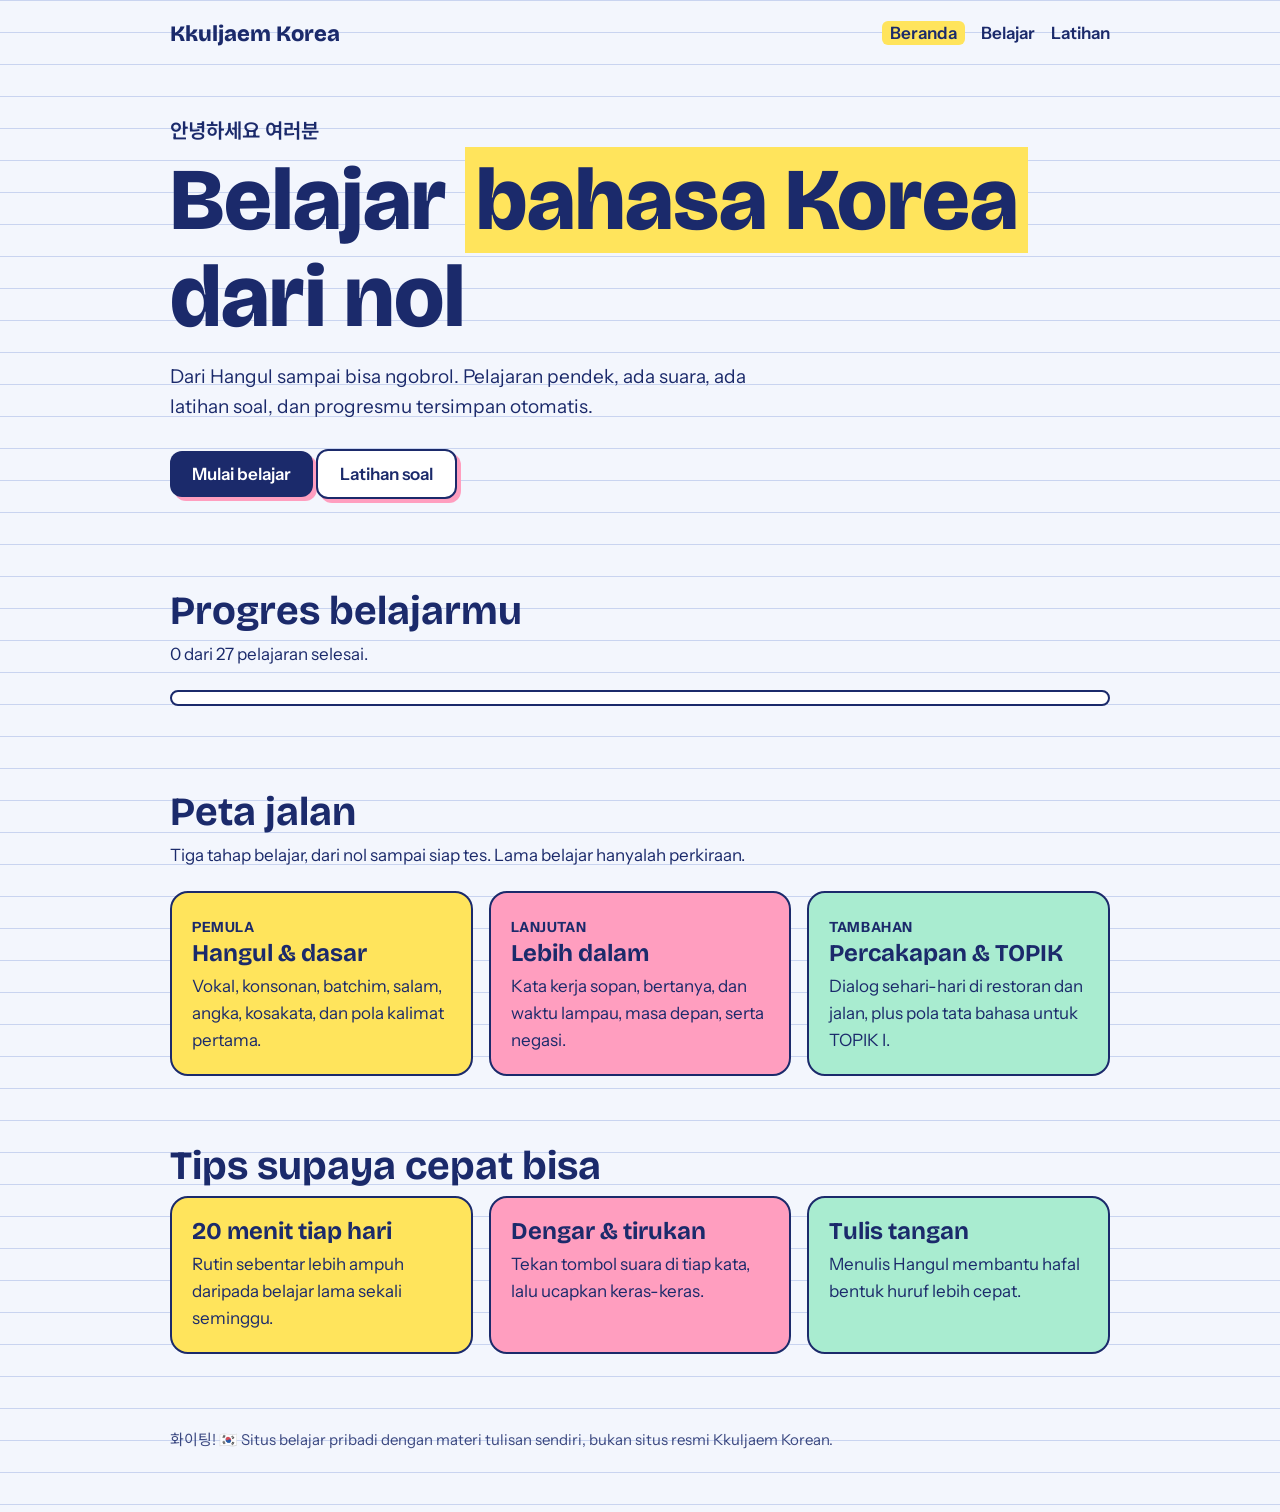
<file: index.html>
<!DOCTYPE html>
<html lang="id"><head><meta charset="utf-8"><meta name="viewport" content="width=device-width, initial-scale=1"><link rel="preconnect" href="https://fonts.googleapis.com"><link rel="preconnect" href="https://fonts.gstatic.com" crossorigin><link href="https://fonts.googleapis.com/css2?family=Bricolage+Grotesque:wght@500;700;800&family=Instrument+Sans:wght@400;500;600&family=Noto+Sans+KR:wght@500;700&display=swap" rel="stylesheet"><link rel="stylesheet" href="style.css">
<title>Kkuljaem Korea | Belajar Bahasa Korea dari Nol</title>
<meta name="description" content="Belajar bahasa Korea dari nol sampai bisa: Hangul, kosakata, tata bahasa, dan latihan soal.">
<style>html:not(.siap) .wrap{display:none}html.siap #gate{display:none}</style><script>if(location.protocol==="file:")document.documentElement.classList.add("siap");setTimeout(function(){var g=document.getElementById("gate");if(g&&!document.documentElement.classList.contains("siap"))g.textContent="Login tidak bisa dimuat. Cek koneksi internet dan isi config.js."},6000)</script></head><body><p id="gate" style="padding:24px;font-weight:600">Memeriksa login...</p><div class="wrap">
<nav><a class="logo" href="index.html">Kkuljaem Korea</a><div><a href="index.html" aria-current="page">Beranda</a><a href="belajar.html">Belajar</a><a href="latihan.html">Latihan</a></div></nav>
<header class="hero"><small>안녕하세요 여러분</small>
<h1>Belajar <span class="mark">bahasa Korea</span> dari nol</h1>
<p>Dari Hangul sampai bisa ngobrol. Pelajaran pendek, ada suara, ada latihan soal, dan progresmu tersimpan otomatis.</p>
<a class="btn" id="lanjut" href="belajar.html">Mulai belajar</a> <a class="btn alt" href="latihan.html">Latihan soal</a></header>
<section><h2>Progres belajarmu</h2><p class="sub" id="teks"></p><div class="bar" role="progressbar" aria-label="Progres"><i id="isi" style="width:0"></i></div></section>
<section><h2>Peta jalan</h2><p class="sub">Tiga tahap belajar, dari nol sampai siap tes. Lama belajar hanyalah perkiraan.</p>
<div class="grid">
<div class="card"><b>PEMULA</b><h3>Hangul & dasar</h3><p>Vokal, konsonan, batchim, salam, angka, kosakata, dan pola kalimat pertama.</p></div>
<div class="card"><b>LANJUTAN</b><h3>Lebih dalam</h3><p>Kata kerja sopan, bertanya, dan waktu lampau, masa depan, serta negasi.</p></div>
<div class="card"><b>TAMBAHAN</b><h3>Percakapan & TOPIK</h3><p>Dialog sehari-hari di restoran dan jalan, plus pola tata bahasa untuk TOPIK I.</p></div>
</div></section>
<section><h2>Tips supaya cepat bisa</h2>
<div class="grid">
<div class="card"><h3>20 menit tiap hari</h3><p>Rutin sebentar lebih ampuh daripada belajar lama sekali seminggu.</p></div>
<div class="card"><h3>Dengar & tirukan</h3><p>Tekan tombol suara di tiap kata, lalu ucapkan keras-keras.</p></div>
<div class="card"><h3>Tulis tangan</h3><p>Menulis Hangul membantu hafal bentuk huruf lebih cepat.</p></div>
</div></section>
<footer>화이팅! 🇰🇷 Situs belajar pribadi dengan materi tulisan sendiri, bukan situs resmi Kkuljaem Korean.</footer></div>
<script src="data.js"></script>
<script>
var done=baca().filter(function(id){return PELAJARAN.some(function(p){return p.id===id})});
var n=done.length,t=PELAJARAN.length;
document.getElementById("isi").style.width=Math.round(n/t*100)+"%";
document.getElementById("teks").textContent=n+" dari "+t+" pelajaran selesai.";
var next=PELAJARAN.find(function(p){return done.indexOf(p.id)<0});
var b=document.getElementById("lanjut");
if(n>0&&next){b.textContent="Lanjut: "+next.judul;b.href="belajar.html#"+next.id}
else if(!next){b.textContent="Semua selesai. Ulangi lewat latihan";b.href="latihan.html"}
</script><script type="module" src="auth.js"></script></body></html>
</file>
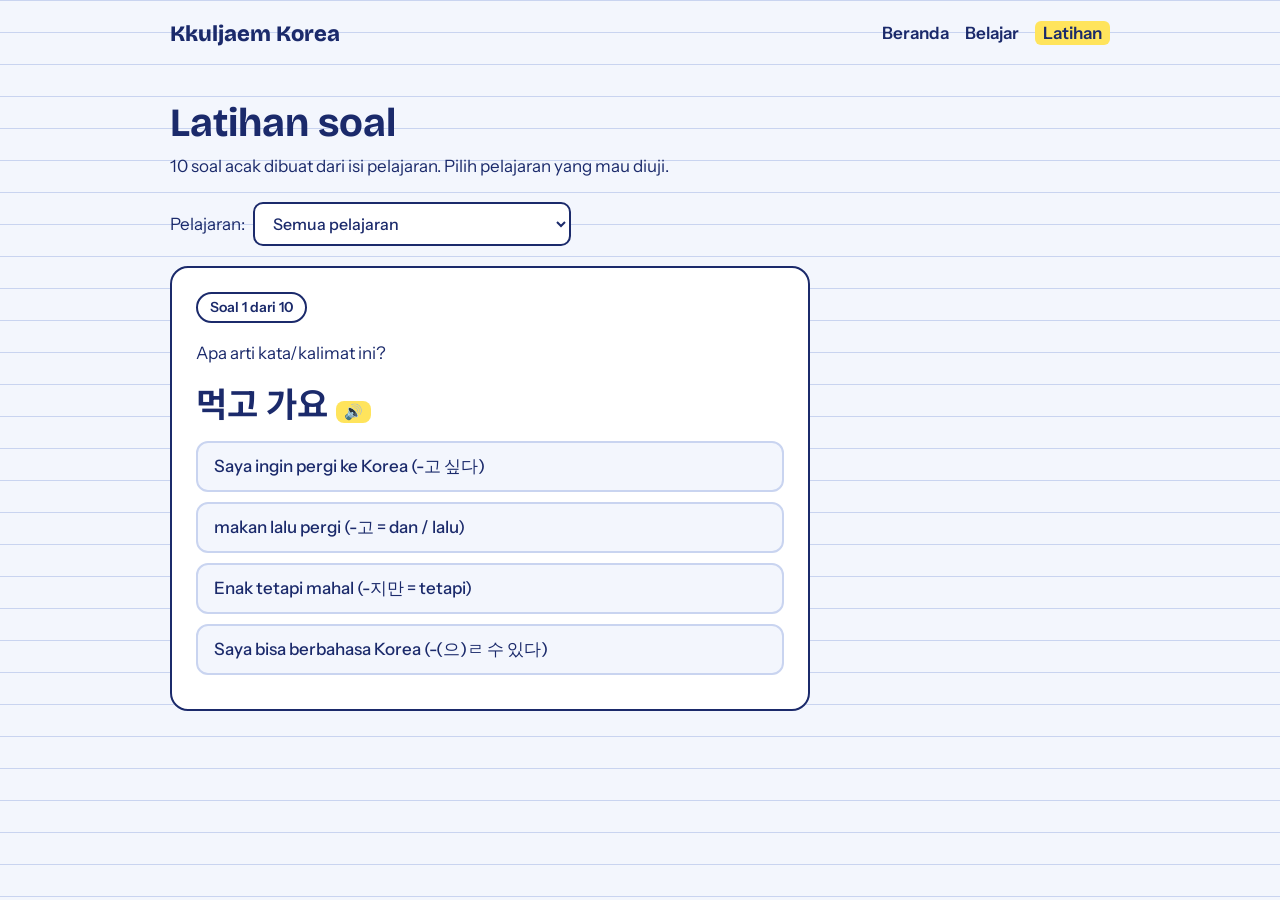
<file: latihan.html>
<!DOCTYPE html>
<html lang="id"><head><meta charset="utf-8"><meta name="viewport" content="width=device-width, initial-scale=1"><link rel="preconnect" href="https://fonts.googleapis.com"><link rel="preconnect" href="https://fonts.gstatic.com" crossorigin><link href="https://fonts.googleapis.com/css2?family=Bricolage+Grotesque:wght@500;700;800&family=Instrument+Sans:wght@400;500;600&family=Noto+Sans+KR:wght@500;700&display=swap" rel="stylesheet"><link rel="stylesheet" href="style.css">
<title>Latihan | Kkuljaem Korea</title>
<style>html:not(.siap) .wrap{display:none}html.siap #gate{display:none}</style><script>if(location.protocol==="file:")document.documentElement.classList.add("siap");setTimeout(function(){var g=document.getElementById("gate");if(g&&!document.documentElement.classList.contains("siap"))g.textContent="Login tidak bisa dimuat. Cek koneksi internet dan isi config.js."},6000)</script></head><body><p id="gate" style="padding:24px;font-weight:600">Memeriksa login...</p><div class="wrap">
<nav><a class="logo" href="index.html">Kkuljaem Korea</a><div><a href="index.html">Beranda</a><a href="belajar.html">Belajar</a><a href="latihan.html" aria-current="page">Latihan</a></div></nav>
<section><h2>Latihan soal</h2><p class="sub">10 soal acak dibuat dari isi pelajaran. Pilih pelajaran yang mau diuji.</p>
<div class="filters"><label for="pil">Pelajaran:</label><select id="pil"></select></div>
<div id="area"></div></section></div>
<script src="data.js"></script>
<script>
var pil=document.getElementById("pil"),area=document.getElementById("area"),S=[],i=0,skor=0;
pil.appendChild(new Option("Semua pelajaran","semua"));
PELAJARAN.forEach(function(p){pil.appendChild(new Option(p.judul,p.id))});
var q0=new URLSearchParams(location.search).get("p");
if(PELAJARAN.some(function(p){return p.id===q0}))pil.value=q0;
pil.onchange=mulai;
function buat(pid){var semua=[];
PELAJARAN.filter(function(p){return pid==="semua"||p.id===pid}).forEach(function(p){p.baris.forEach(function(b){semua.push({p:p,b:b})})});
return acak(semua).slice(0,10).map(function(x){var benar=x.b[2];
var pool=acak(Array.from(new Set(x.p.baris.map(function(r){return r[2]}))).filter(function(a){return a!==benar}));
if(pool.length<3){var lain=Array.from(new Set([].concat.apply([],PELAJARAN.map(function(p){return p.baris.map(function(r){return r[2]})})))).filter(function(a){return a!==benar&&pool.indexOf(a)<0});pool=pool.concat(acak(lain))}
var opsi=acak([benar].concat(pool.slice(0,3)));
return {tipe:x.p.tipe,k:x.b[0],s:x.b[3]||x.b[0],r:x.b[1],a:benar,opsi:opsi,jawab:opsi.indexOf(benar)}})}
function mulai(){S=buat(pil.value);i=0;skor=0;tampil()}
function tampil(){area.innerHTML="";
if(i>=S.length){var q=el("div","quiz");q.append(el("p","","Skor kamu"),el("p","skor",skor+" / "+S.length));
var b=el("button","btn","Ulangi");b.onclick=mulai;q.appendChild(b);area.appendChild(q);return}
var s=S[i],q=el("div","quiz");
q.append(el("span","tag","Soal "+(i+1)+" dari "+S.length),el("p","",s.tipe==="Bunyi"?"Bagaimana bunyi huruf ini?":"Apa arti kata/kalimat ini?"));
var h=el("h3","",s.k),sp=el("button","say","🔊");sp.setAttribute("aria-label","Dengarkan");sp.onclick=function(){bicara(s.s)};h.appendChild(sp);q.appendChild(h);
var info=el("div");
s.opsi.forEach(function(o,k){var b=el("button","opt",o);b.onclick=function(){
q.querySelectorAll(".opt").forEach(function(x,j){x.disabled=true;if(j===s.jawab)x.classList.add("benar");else if(j===k)x.classList.add("salah")});
if(k===s.jawab)skor++;
info.appendChild(el("div","bahas",(k===s.jawab?"Benar. ":"Kurang tepat. ")+s.k+" ("+s.r+") = "+s.a));
var n=el("button","btn",i+1===S.length?"Lihat skor":"Soal berikutnya");n.onclick=function(){i++;tampil()};info.appendChild(n);n.focus()};q.appendChild(b)});
q.appendChild(info);area.appendChild(q)}
mulai();
</script><script type="module" src="auth.js"></script></body></html>
</file>
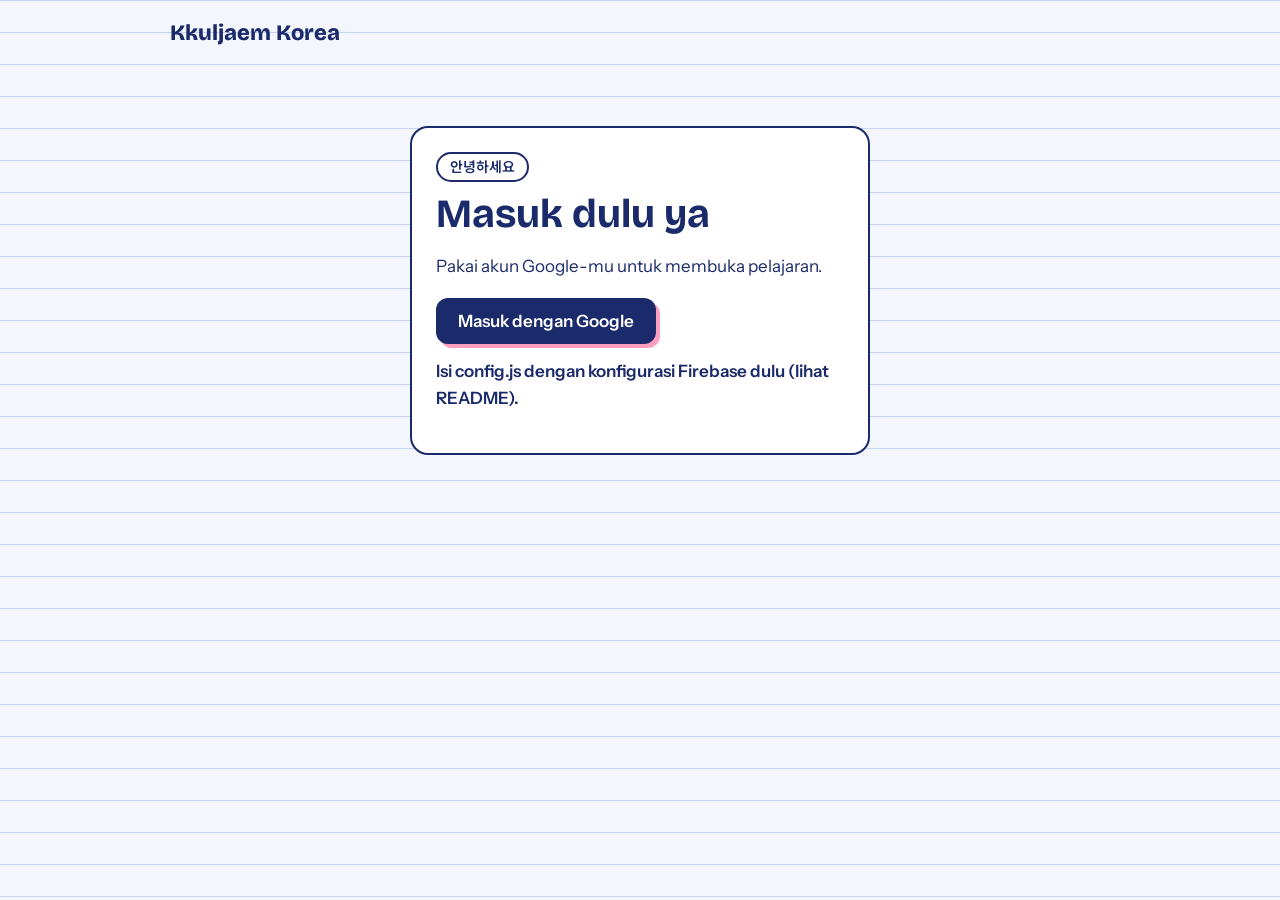
<file: login.html>
<!DOCTYPE html>
<html lang="id"><head><meta charset="utf-8"><meta name="viewport" content="width=device-width, initial-scale=1"><link rel="preconnect" href="https://fonts.googleapis.com"><link rel="preconnect" href="https://fonts.gstatic.com" crossorigin><link href="https://fonts.googleapis.com/css2?family=Bricolage+Grotesque:wght@500;700;800&family=Instrument+Sans:wght@400;500;600&family=Noto+Sans+KR:wght@500;700&display=swap" rel="stylesheet"><link rel="stylesheet" href="style.css">

<title>Masuk | Kkuljaem Korea</title>
</head><body><div class="wrap">
<nav><a class="logo" href="index.html">Kkuljaem Korea</a></nav>
<main class="login quiz"><span class="tag">안녕하세요</span>
<h2 style="margin-top:10px">Masuk dulu ya</h2>
<p>Pakai akun Google-mu untuk membuka pelajaran.</p>
<button class="btn" id="masuk" type="button">Masuk dengan Google</button>
<p id="pesan" role="alert"></p></main></div>
<script type="module" src="auth.js"></script>
</body></html>
</file>
<file: style.css>
:root{--paper:#f3f6fd;--ink:#1b2a6b;--line:#c9d4f0;--hi:#ffe45c;--pink:#ff9ebf;--mint:#a9ecd0;--card:#fff}
*{box-sizing:border-box}
html{scroll-behavior:smooth}
body{margin:0;font:400 17px/1.6 "Instrument Sans","Noto Sans KR",system-ui,sans-serif;color:var(--ink);background:var(--paper);background-image:linear-gradient(var(--line) 1px,transparent 1px);background-size:100% 32px}
h1,h2,h3{font-family:"Bricolage Grotesque","Noto Sans KR",sans-serif;line-height:1.1;margin:0}
a{color:inherit}
:focus-visible{outline:3px solid var(--ink);outline-offset:3px}
.wrap{max-width:980px;margin:0 auto;padding:0 20px}
nav{display:flex;justify-content:space-between;align-items:center;padding:20px 0;font-weight:600;flex-wrap:wrap;gap:8px}
nav a{text-decoration:none;margin-left:16px}
nav a[aria-current]{background:var(--hi);padding:2px 8px;border-radius:6px}
.logo{font:800 22px "Bricolage Grotesque";margin:0!important;text-decoration:none}
.hero{padding:48px 0 56px}
.hero small{font:600 20px "Noto Sans KR"}
.hero h1{font-size:clamp(44px,9vw,88px);font-weight:800;margin:6px 0}
.mark{background:var(--hi);padding:0 .12em}
.hero p{max-width:48ch;font-size:19px;margin:16px 0 26px}
.btn{display:inline-block;background:var(--ink);color:#fff;border:0;font:600 17px "Instrument Sans";text-decoration:none;cursor:pointer;padding:13px 22px;border-radius:12px;box-shadow:4px 4px 0 var(--pink);transition:transform .15s,box-shadow .15s}
.btn:hover{transform:translate(2px,2px);box-shadow:2px 2px 0 var(--pink)}
.btn.alt{background:var(--card);color:var(--ink);border:2px solid var(--ink)}
section{padding:34px 0}
h2{font-size:clamp(28px,5vw,40px);margin-bottom:8px}
.sub{margin:0 0 22px;max-width:56ch}
.grid{display:grid;grid-template-columns:repeat(auto-fit,minmax(210px,1fr));gap:16px}
.card{border:2px solid var(--ink);border-radius:18px;padding:20px;background:var(--card)}
.card:nth-child(1){background:var(--hi)}.card:nth-child(2){background:var(--pink)}.card:nth-child(3){background:var(--mint)}
.card h3{font-size:24px;margin-bottom:6px}.card p{margin:0}
.card b{font:800 14px "Instrument Sans";letter-spacing:.04em}
.bar{height:16px;border:2px solid var(--ink);border-radius:999px;background:#fff;overflow:hidden;margin:10px 0 16px}
.bar i{display:block;height:100%;background:var(--pink);transition:width .4s}
.layout{display:grid;grid-template-columns:250px 1fr;gap:24px;align-items:start}
@media(max-width:760px){.layout{grid-template-columns:1fr}}
.menu{background:var(--card);border:2px solid var(--ink);border-radius:16px;padding:12px}
.lv{font:800 13px "Instrument Sans";letter-spacing:.05em;margin:10px 6px 4px;text-transform:uppercase}
.mi{display:block;width:100%;text-align:left;font:500 16px "Instrument Sans";color:var(--ink);background:none;border:0;border-radius:8px;padding:7px 10px;cursor:pointer}
.mi:hover{background:var(--paper)}.mi[aria-current]{background:var(--hi);font-weight:600}
.lesson ul{margin:12px 0;padding-left:20px}
.scroll{overflow-x:auto;margin:16px 0}
.tbl{width:100%;border-collapse:collapse;background:var(--card);border:2px solid var(--ink)}
.tbl th{text-align:left;background:var(--hi);padding:8px 14px;font-size:14px}
.tbl td{padding:9px 14px;border-top:1px solid var(--line)}
.kor{font:700 24px "Noto Sans KR",sans-serif;white-space:nowrap}
.say{border:0;background:var(--hi);border-radius:8px;cursor:pointer;padding:2px 8px;margin-left:8px;font-size:15px}
.acts{display:flex;flex-wrap:wrap;gap:12px;margin-top:20px}
.filters{display:flex;flex-wrap:wrap;gap:8px;margin-bottom:20px;align-items:center}
select{font:500 16px "Instrument Sans";padding:9px 14px;border:2px solid var(--ink);border-radius:10px;background:var(--card);color:var(--ink)}
.quiz{background:var(--card);border:2px solid var(--ink);border-radius:18px;padding:24px;max-width:640px}
.quiz h3{font-size:34px;margin:8px 0 18px;font-family:"Noto Sans KR",sans-serif}
.tag{display:inline-block;font-weight:600;font-size:14px;border:2px solid var(--ink);border-radius:999px;padding:2px 12px}
.opt{display:block;width:100%;text-align:left;font:500 17px "Instrument Sans";color:var(--ink);background:var(--paper);border:2px solid var(--line);border-radius:12px;padding:12px 16px;margin-bottom:10px;cursor:pointer}
.opt:hover:not(:disabled){border-color:var(--ink)}
.opt.benar{background:var(--mint);border-color:var(--ink)}.opt.salah{background:var(--pink);border-color:var(--ink)}
.bahas{background:var(--hi);border-radius:12px;padding:12px 16px;margin:14px 0}
.skor{font:800 64px "Bricolage Grotesque";margin:0}
.empty{padding:20px;border:2px dashed var(--ink);border-radius:14px}
footer{padding:40px 0 60px;font-size:15px;opacity:.85}
.out{margin-left:16px;font:600 15px "Instrument Sans";color:var(--ink);background:none;border:2px solid var(--ink);border-radius:999px;padding:2px 12px;cursor:pointer}
.login{max-width:460px;margin:60px auto}
#pesan{min-height:1.6em;margin-top:14px;font-weight:600}
</file>
